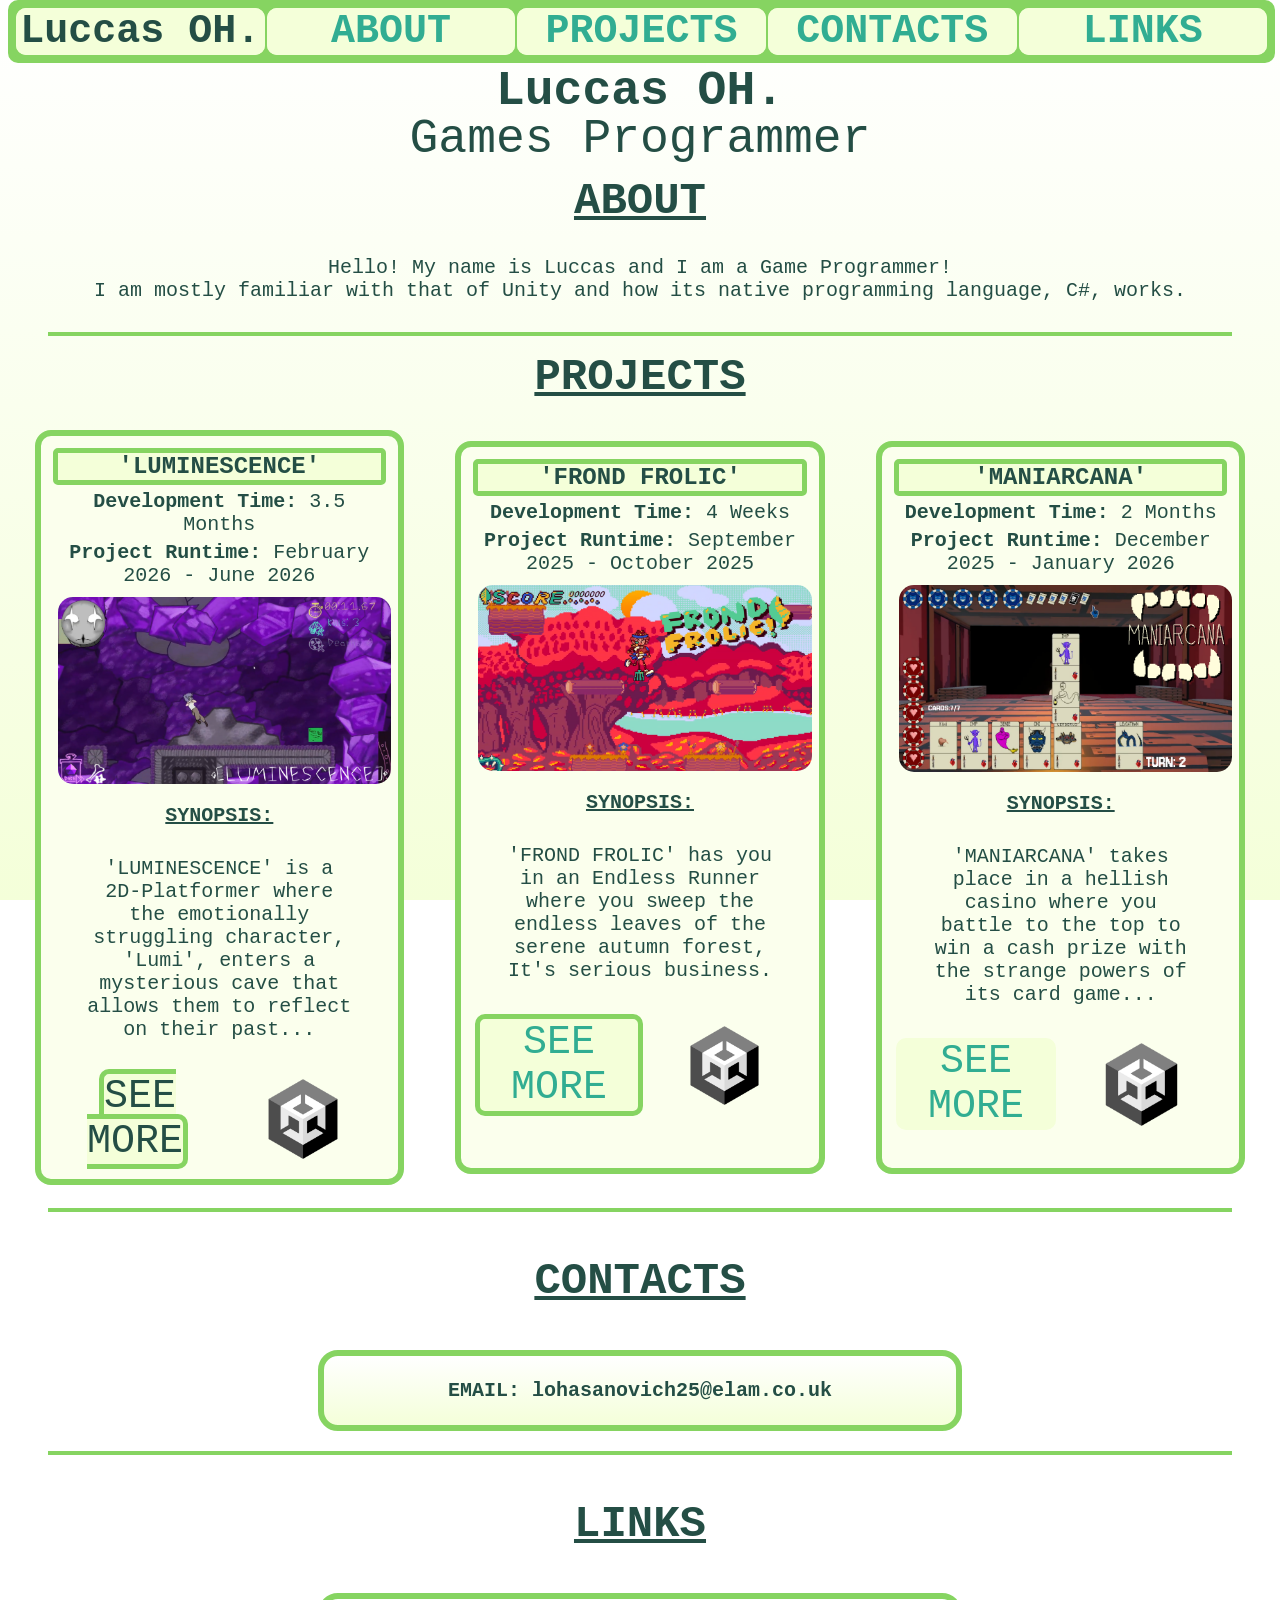
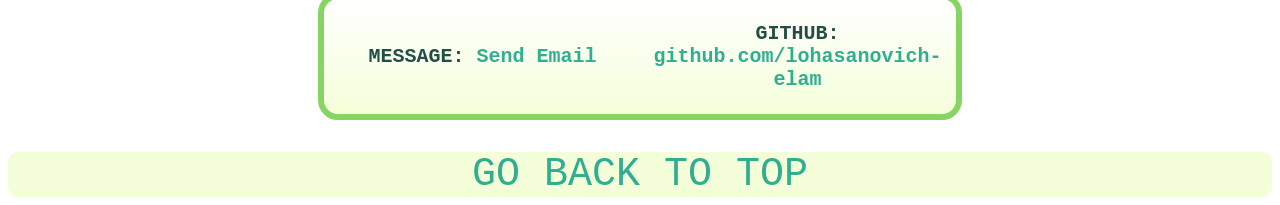
<file: index.html>
<!DOCTYPE html>
<html lang ="en">
<head>
    <title>My Portfolio</title>
    <link rel="stylesheet" href="css/style.css" />
    <link rel="icon" href="assets/favicon.svg"/>
</head>
<body id="body_main">
    <h1 id="mainpage"></h1>
    <table id="table_navigation">
        <tbody>
            <tr id="top_cells">
                <th id="top_cells" ;>Luccas OH.</th>
                <th id="top_cells"><a href="#aboutme">ABOUT</a></th>
                <th id="top_cells"><a href="#myprojects">PROJECTS</a></th>
                <th id="top_cells"><a href="#contacts">CONTACTS</a></th>
                <th id="top_cells"><a href="#links">LINKS</a></th>
            </tr>
        </tbody>
    </table>
    <h1 style="font-size: 48px; text-align: center" ;"><br>Luccas OH.</h1>
    <h1 style="font-size: 48px; text-align: center; margin-top: -70px; font-weight: normal" ;"><br>Games Programmer</h1>
    <h2 title="About Me" id="aboutme" style="font-size: 44px;" ;><b><ins>ABOUT</ins></b></h2>
    <p style="margin: 30px" ;> Hello! My name is Luccas and I am a Game Programmer! <br> I am mostly familiar with that of Unity and how its native programming language, C#, works.</p>


    <div class="divider"></div>

    <h2 title="Projects" id="myprojects" style="font-size: 44px;" ;><b><ins>PROJECTS</ins></b></h2>

    <table id="project_table">
        <tbody>
            <tr>
                <td>
                    <nav class="project">
                        <h1 class="project_title" ;>'LUMINESCENCE'</h1>
                        <p style="margin: 5px" ;><b> Development Time: </b>3.5 Months</p>
                        <p style="margin: 5px" ;><b> Project Runtime: </b>February 2026 - June 2026</p>
                        <img id="img_projects" src="assets/luminescence_screenshot.png" alt="Screenshot of the game Luminescence with its beautiful cave environment glistening through purple geodes.">
                        <p style="margin: 15px" ;><b><ins> SYNOPSIS: </ins></b>
                        <p style="margin: 30px" ;>'LUMINESCENCE' is a 2D-Platformer where the emotionally struggling character, 'Lumi', enters a mysterious cave that allows them to reflect on their past...</p>
                        <table>
                            <tbody>
                                <tr>
                                    <td><a id="button" href="luminescence.html">SEE MORE</a></td>
                                    <td><img id="img_program" src="assets/unitylogo.png" alt="Made with Unity"></td>
                                </tr>
                            </tbody>
                        </table>
                    </nav>
                </td>
                <td>
                    <nav class="project">
                        <h1 class="project_title" ;>'FROND FROLIC'</h1>
                        <p style="margin: 5px" ;><b> Development Time: </b>4 Weeks</p>
                        <p style="margin: 5px" ;><b> Project Runtime: </b>September 2025 - October 2025</p>
                        <img id="img_projects" src="assets/frondfrolic_screenshot.png" alt="Screenshot of the serene autumn forests of Frond Frolic.">
                        <p style="margin: 15px" ;><b><ins> SYNOPSIS: </ins></b></p>
                        <p style="margin: 30px" ;>'FROND FROLIC' has you in an Endless Runner where you sweep the endless leaves of the serene autumn forest, It's serious business.</p>
                        <table>
                            <tbody>
                                <tr>
                                    <td id="button"><a href="frond-frolic.html">SEE MORE</a></td>
                                    <td><img id="img_program" src="assets/unitylogo.png" alt="Made with Unity"></td>
                                </tr>
                            </tbody>
                        </table>
                    </nav>
                </td>
                <td>
                    <nav class="project">
                        <h1 class="project_title" ;>'MANIARCANA'</h1>
                        <p style="margin: 5px" ;><b> Development Time: </b>2 Months</p>
                        <p style="margin: 5px" ;><b> Project Runtime: </b>December 2025 - January 2026</p>
                        <img id="img_projects" src="assets/maniarcana_screenshot.png" alt="Screenshot of the inside of the titular card table in MANIARCANA.">
                        <p style="margin: 15px" ;><b><ins> SYNOPSIS: </ins></b></p>
                        <p style="margin: 30px" ;>'MANIARCANA' takes place in a hellish casino where you battle to the top to win a cash prize with the strange powers of its card game...</p>
                        <table>
                            <tbody>
                                <tr>
                                    <td id="top_cells"><a href="maniarcana.html">SEE MORE</a></td>
                                    <td><img id="img_program" src="assets/unitylogo.png" alt="Made with Unity"></td>
                                </tr>
                            </tbody>
                        </table>
                    </nav>
                </td>
            </tr>
        </tbody>
    </table>

    <div class="divider"></div>
    <!-- CONTACTS + LINKS -->

    <p title="My Contacts" id="contacts" style="font-size: 44px;" ;><b><ins>CONTACTS</ins></b></p>
    <nav class="linkarea">
        <table id="table_nav">
            <tbody>
                <tr>
                    <th id="links_cells">EMAIL: lohasanovich25@elam.co.uk</th>
                </tr>
            </tbody>
        </table>
    </nav>

    <div class="divider"></div>

    <p title="Links" id="links" style="font-size: 44px;" ;><b><ins>LINKS</ins></b></p>
    <nav class="linkarea">
        <table id="table_nav">
            <tbody>
                <tr>
                    <th id="links_cells">MESSAGE: <a href="mailto:lohasanovich25@elam.co.uk">Send Email</a></th>
                    <th id="links_cells">GITHUB: <a href="https://github.com/lohasanovich-elam">github.com/lohasanovich-elam</a></th>
                </tr>
            </tbody>
        </table>
    </nav>
    <p id="top_cells" style=" margin-top: 2rem" ;><a href="#mainpage">GO BACK TO TOP</a> </p>
</body>
</html>
</file>
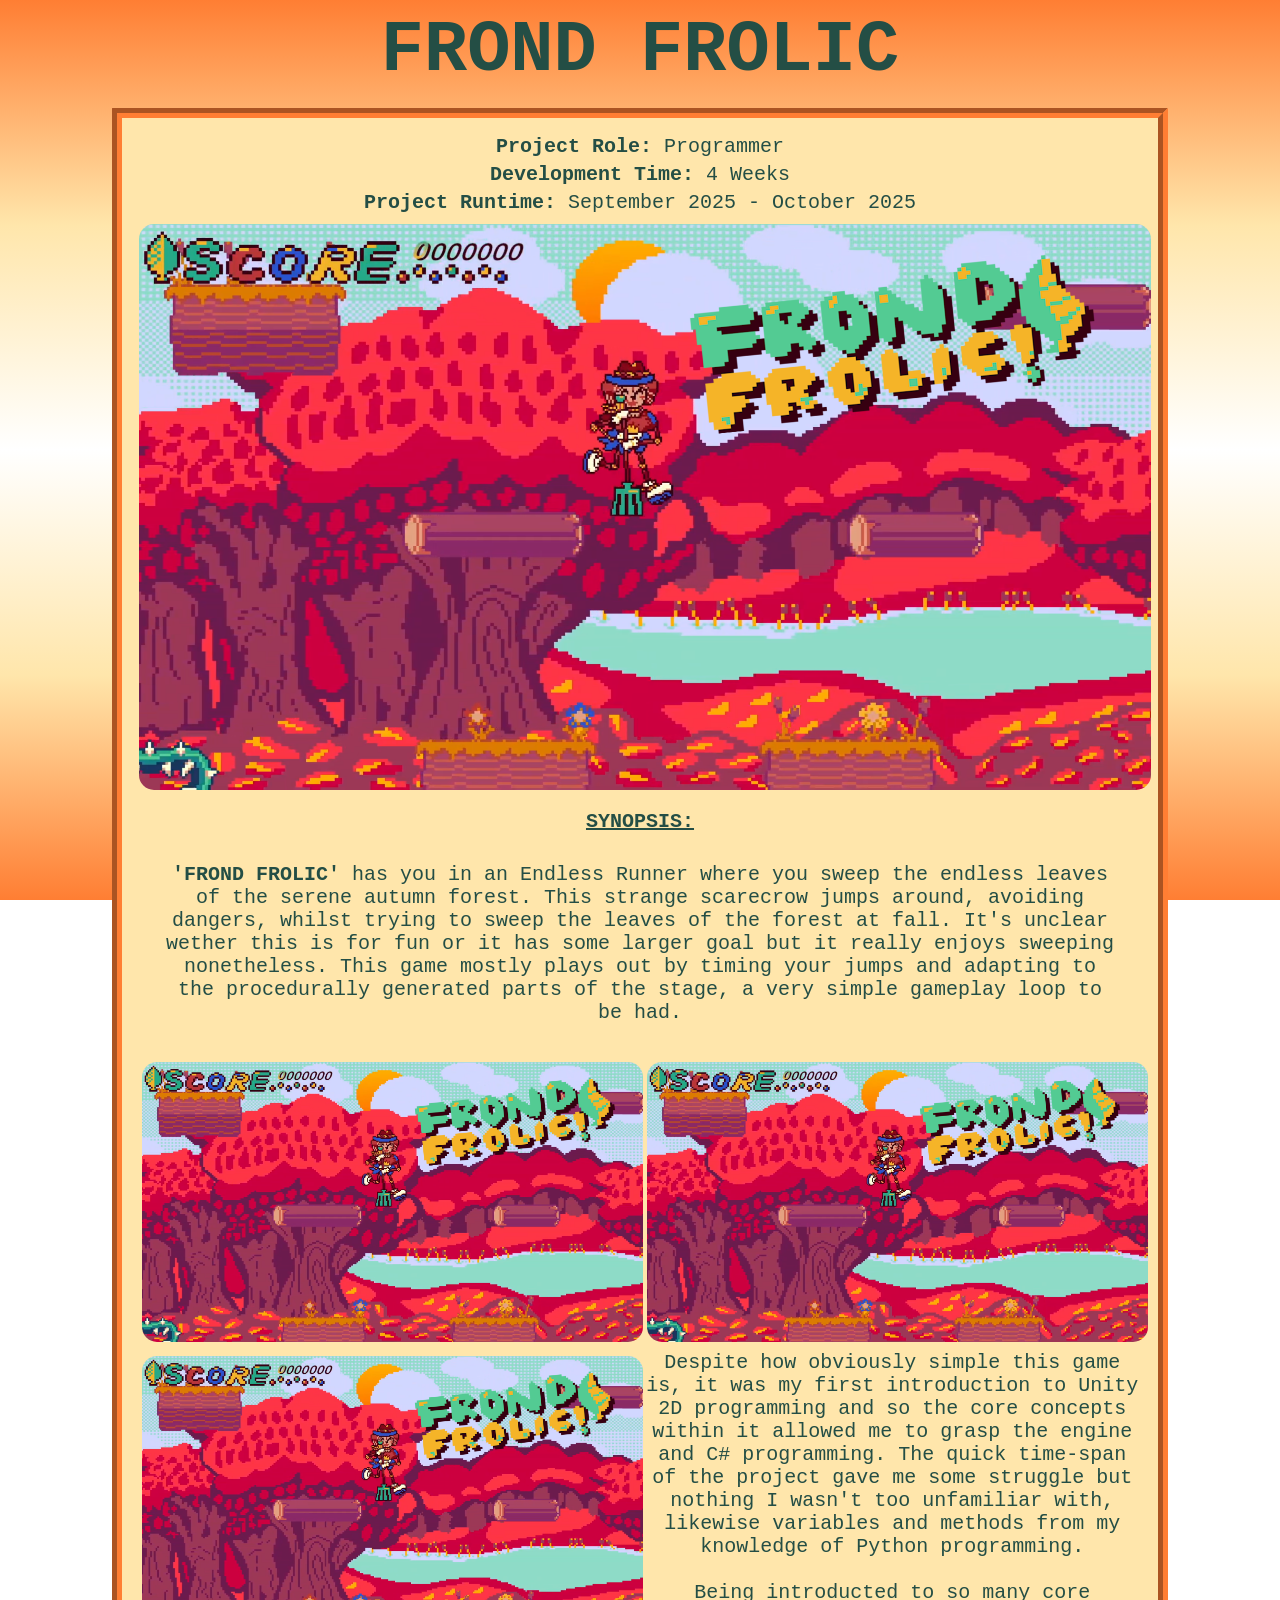
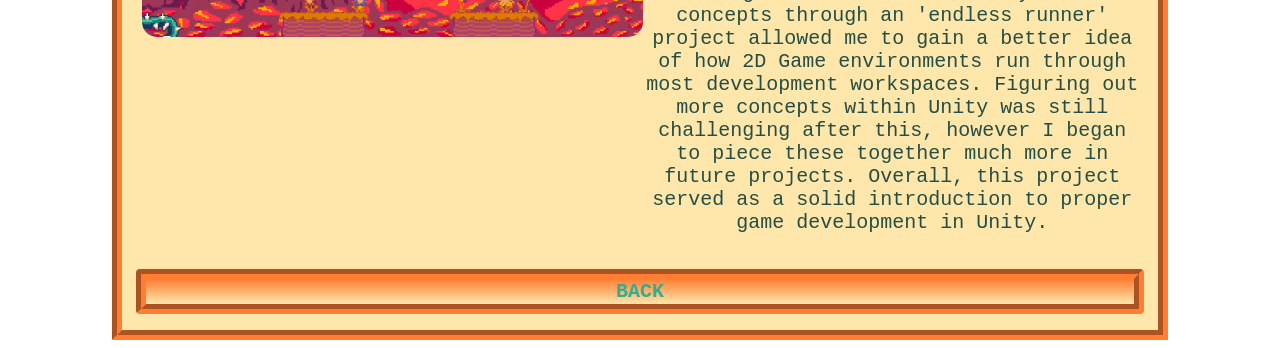
<file: frond-frolic.html>
<!DOCTYPE html>
<html lang ="en">
<head>
    <title>Frond Frolic Project</title>
    <link rel="stylesheet" href="css/style.css" />
    <link rel="icon" href="assets/favicon.svg"/>
</head>
<body id="body_frond">
    <h1 style="font-size:72px; text-align:center;">FROND FROLIC</h1>

    <nav class="project_frond">
        <p style="margin: 5px" ;><b> Project Role: </b>Programmer</p>
        <p style="margin: 5px" ;><b> Development Time: </b>4 Weeks</p>
        <p style="margin: 5px" ;><b> Project Runtime: </b>September 2025 - October 2025</p>
        <img id="img_projects" src="assets/frondfrolic_screenshot.png" alt="Game Screenshot.">
        <p style="margin: 15px" ;><b><ins> SYNOPSIS: </ins></b>
        <p style="margin: 30px";><b>'FROND FROLIC'</b> has you in an Endless Runner where you sweep the endless leaves of the serene autumn forest. This strange scarecrow jumps around, avoiding dangers, whilst trying to sweep the leaves of the forest at fall. It's unclear wether this is for fun or it has some larger goal but it really enjoys sweeping nonetheless. This game mostly plays out by timing your jumps and adapting to the procedurally generated parts of the stage, a very simple gameplay loop to be had.</p>

        <table id="table_nav">
            <tbody>
                <tr>
                    <th id="dualcell"><img id="img_projects" src="assets/frondfrolic_screenshot.png" style="width: 100%;" alt="Game Screenshot." onclick=imgLarge("assets/frondfrolic_screenshot.png")></th>
                    <th id="dualcell"><img id="img_projects" src="assets/frondfrolic_screenshot.png" style="width: 100%;" alt="Game Screenshot." onclick=imgLarge("assets/frondfrolic_screenshot.png")></th>
                </tr>
                <tr>
                    <td id="dualcell"><img id="img_projects" src="assets/frondfrolic_screenshot.png" style="width: 100%;" alt="Game Screenshot." onclick=imgLarge("assets/frondfrolic_screenshot.png")></td>
                    <td id="dualcell">Despite how obviously simple this game is, it was my first introduction to Unity 2D programming and so the core concepts within it allowed me to grasp the engine and C# programming. The quick time-span of the project gave me some struggle but nothing I wasn't too unfamiliar with, likewise variables and methods from my knowledge of Python programming. <br> <br> Being introducted to so many core concepts through an 'endless runner' project allowed me to gain a better idea of how 2D Game environments run through most development workspaces. Figuring out more concepts within Unity was still challenging after this, however I began to piece these together much more in future projects. Overall, this project served as a solid introduction to proper game development in Unity.</td>
                </tr>
            </tbody>
        </table>

        <p style="margin: 30px" ;></p>

        <table id="table_nav">
            <tbody>
                <tr>
                    <th id="frond_cells"><a href="index.html">BACK</a></th>
                <tr>
            </tbody>
        </table>
    </nav>

    <div id="overlay" onclick=imgNormal()><img id="overlayImg"></div> 
    <script>

        function imgLarge(imgId=""){document.getElementById("overlay").style.display = "block"; document.getElementById("overlayImg").src = imgId; document.body.classList.add('locked');}
        function imgNormal(){document.getElementById("overlay").style.display = "none"; document.body.classList.remove('locked');}
    </script>
</body>
</html>
</file>
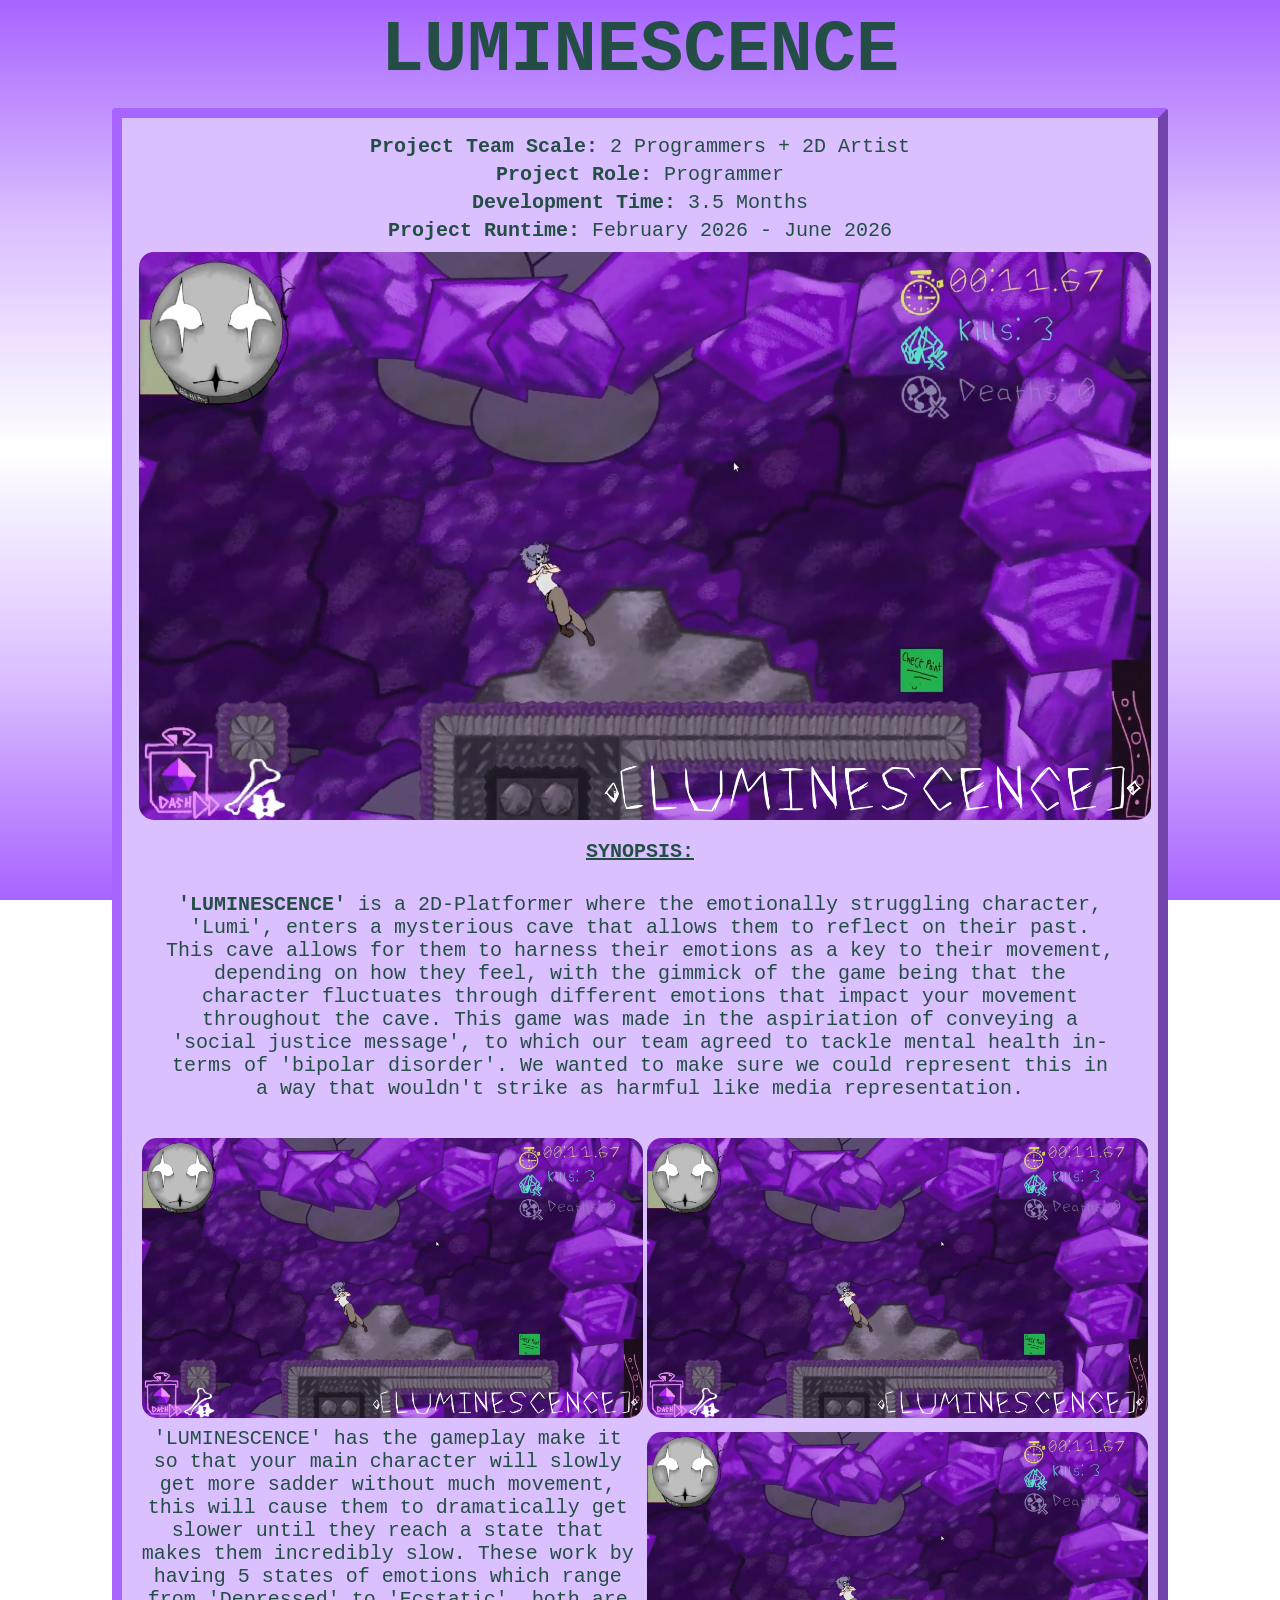
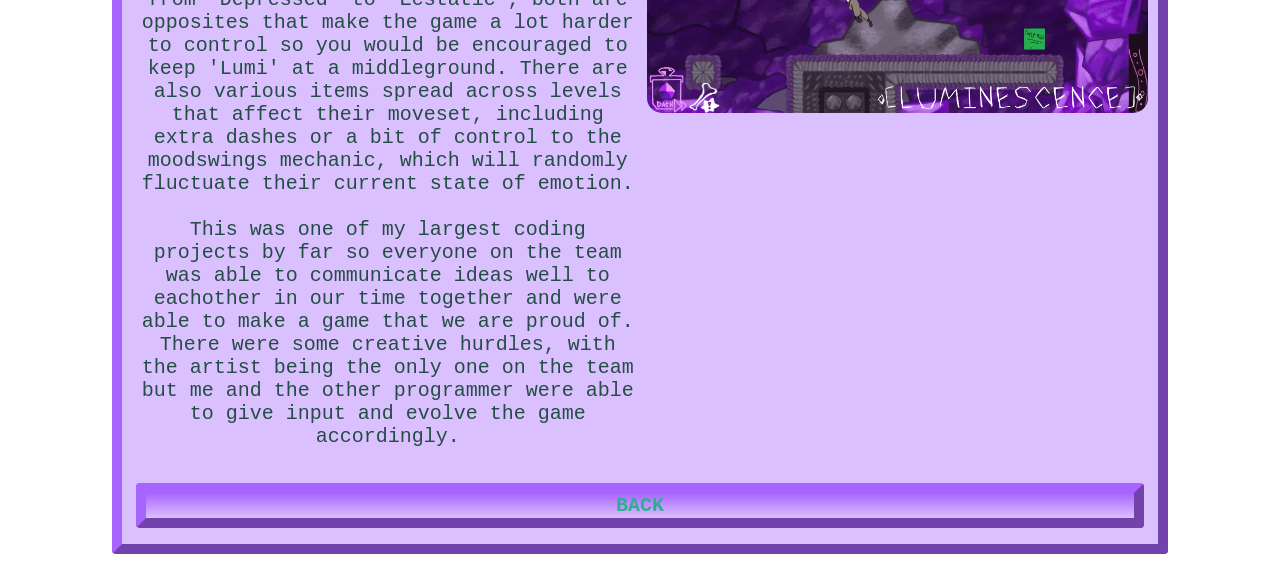
<file: luminescence.html>
<!DOCTYPE html>
<html lang ="en">
<head>
    <title>Luminescence Project</title>
    <link rel="stylesheet" href="css/style.css" />
    <link rel="icon" href="assets/favicon.svg"/>
</head>
<body id="body_luminescence">
    <h1 style="font-size:72px; text-align:center;">LUMINESCENCE</h1>

    <nav class="project_lum">
        <p style="margin: 5px" ;><b> Project Team Scale: </b>2 Programmers + 2D Artist</p>
        <p style="margin: 5px" ;><b> Project Role: </b>Programmer</p>
        <p style="margin: 5px" ;><b> Development Time: </b>3.5 Months</p>
        <p style="margin: 5px" ;><b> Project Runtime: </b>February 2026 - June 2026</p>
        <img id="img_projects" src="assets/luminescence_screenshot.png" alt="Screenshot of the game Luminescence with its beautiful cave environment glistening through purple geodes.">
        <p style="margin: 15px" ;><b><ins> SYNOPSIS: </ins></b>
        <p style="margin: 30px;" ;><b>'LUMINESCENCE'</b> is a 2D-Platformer where the emotionally struggling character, 'Lumi', enters a mysterious cave that allows them to reflect on their past. This cave allows for them to harness their emotions as a key to their movement, depending on how they feel, with the gimmick of the game being that the character fluctuates through different emotions that impact your movement throughout the cave. This game was made in the aspiriation of conveying a 'social justice message', to which our team agreed to tackle mental health in-terms of 'bipolar disorder'. We wanted to make sure we could represent this in a way that wouldn't strike as harmful like media representation.</p>

        <table id="table_nav">
            <tbody>
                <tr>
                    <th id="dualcell"><img id="img_projects" src="assets/luminescence_screenshot.png" style="width: 100%;" alt="Screenshot of the game Luminescence." onclick=imgLarge("assets/luminescence_screenshot.png")></th>
                    <th id="dualcell"><img id="img_projects" src="assets/luminescence_screenshot.png" style="width: 100%;" alt="Screenshot of the game Luminescence." onclick=imgLarge("assets/luminescence_screenshot.png")> </th>
                </tr>
                <tr>
                    <td id="dualcell_img2">'LUMINESCENCE' has the gameplay make it so that your main character will slowly get more sadder without much movement, this will cause them to dramatically get slower until they reach a state that makes them incredibly slow. These work by having 5 states of emotions which range from 'Depressed' to 'Ecstatic', both are opposites that make the game a lot harder to control so you would be encouraged to keep 'Lumi' at a middleground. There are also various items spread across levels that affect their moveset, including extra dashes or a bit of control to the moodswings mechanic, which will randomly fluctuate their current state of emotion. <br> <br> This was one of my largest coding projects by far so everyone on the team was able to communicate ideas well to eachother in our time together and were able to make a game that we are proud of. There were some creative hurdles, with the artist being the only one on the team but me and the other programmer were able to give input and evolve the game accordingly.</td>
                    <td id="dualcell"><img id="img_projects" src="assets/luminescence_screenshot.png" style="width: 100%;" alt="Screenshot of the game Luminescence." onclick=imgLarge("assets/luminescence_screenshot.png")></td>
                </tr>
            </tbody>
        </table>

        <p style="margin: 30px;" ;></p>

        <table id="table_nav">
            <tbody>
                <tr>
                    <th id="lum_cells"><a href="index.html">BACK</a></th>
                <tr>
            </tbody>
        </table>
    </nav>

    <div id="overlay" onclick=imgNormal()><img id="overlayImg"></div> <!-- add this to the end of each html file-->
    <script> 
         function imgLarge(imgId=""){document.getElementById("overlay").style.display = "block"; document.getElementById("overlayImg").src = imgId; document.body.classList.add('locked');}
         function imgNormal(){document.getElementById("overlay").style.display = "none"; document.body.classList.remove('locked');}
    </script>

</body>
</html>
</file>
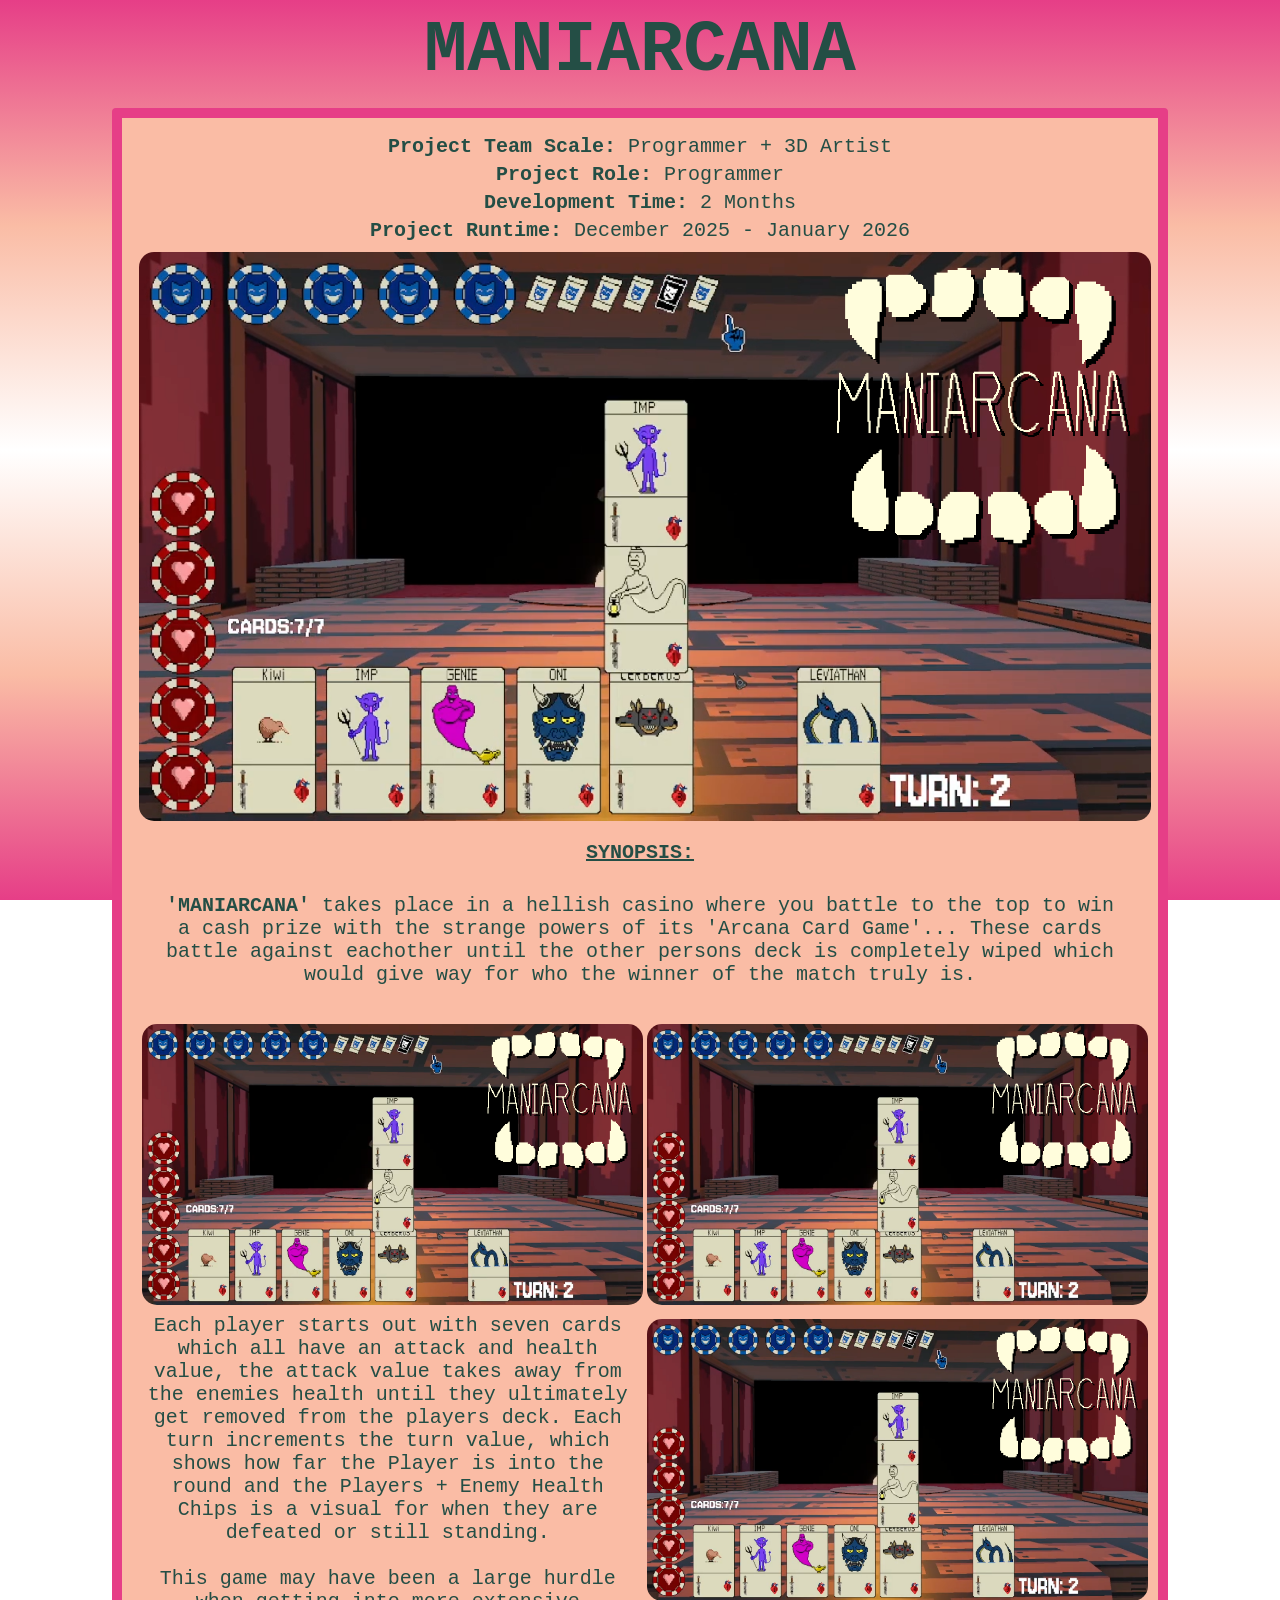
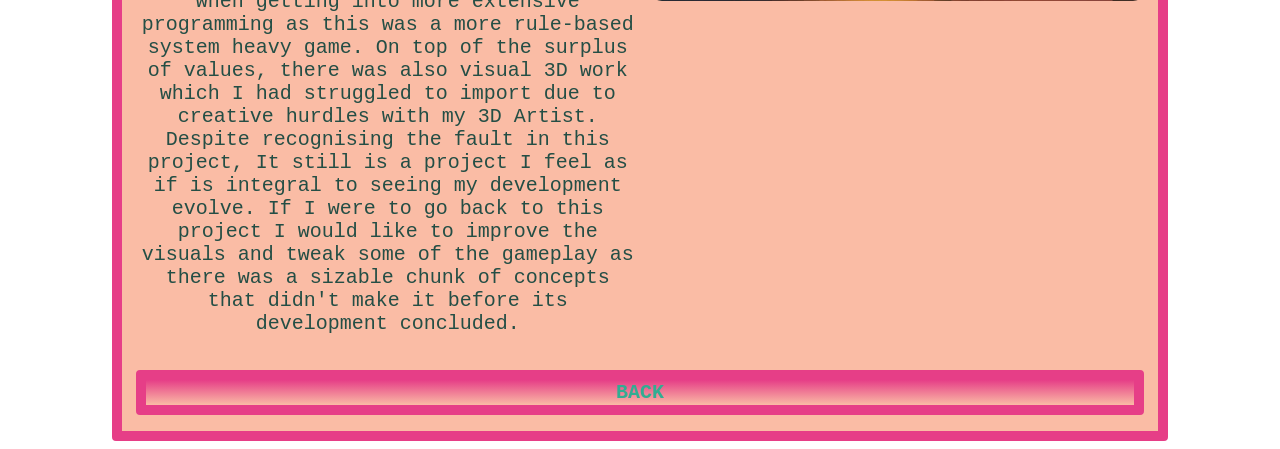
<file: maniarcana.html>
<!DOCTYPE html>
<html lang ="en">
<head>
    <title>Maniarcana Project</title>
    <link rel="stylesheet" href="css/style.css" />
    <link rel="icon" href="assets/favicon.svg"/>
</head>
<body id="body_maniarcana">
    <h1 style="font-size:72px; text-align:center;">MANIARCANA</h1>

    <nav class="project_mania">
        <p style="margin: 5px" ;><b> Project Team Scale: </b>Programmer + 3D Artist</p>
        <p style="margin: 5px" ;><b> Project Role: </b>Programmer</p>
        <p style="margin: 5px" ;><b> Development Time: </b>2 Months</p>
        <p style="margin: 5px" ;><b> Project Runtime: </b>December 2025 - January 2026</p>
        <img id="img_projects" src="assets/maniarcana_screenshot.png" alt="Game Screenshot.">
        <p style="margin: 15px" ;><b><ins> SYNOPSIS: </ins></b>
        <p style="margin: 30px" ;><b>'MANIARCANA'</b> takes place in a hellish casino where you battle to the top to win a cash prize with the strange powers of its 'Arcana Card Game'... These cards battle against eachother until the other persons deck is completely wiped which would give way for who the winner of the match truly is.</p>

        <table id="table_nav">
            <tbody>
                <tr>
                    <th id="dualcell"><img id="img_projects" src="assets/maniarcana_screenshot.png" style="width: 100%;" alt="Game Screenshot." onclick=imgLarge("assets/maniarcana_screenshot.png")></th>
                    <th id="dualcell"><img id="img_projects" src="assets/maniarcana_screenshot.png" style="width: 100%;" alt="Game Screenshot." onclick=imgLarge("assets/maniarcana_screenshot.png")></th>
                </tr>
                <tr>
                    <td id="dualcell">Each player starts out with seven cards which all have an attack and health value, the attack value takes away from the enemies health until they ultimately get removed from the players deck. Each turn increments the turn value, which shows how far the Player is into the round and the Players + Enemy Health Chips is a visual for when they are defeated or still standing. <br> <br> This game may have been a large hurdle when getting into more extensive programming as this was a more rule-based system heavy game. On top of the surplus of values, there was also visual 3D work which I had struggled to import due to creative hurdles with my 3D Artist. Despite recognising the fault in this project, It still is a project I feel as if is integral to seeing my development evolve. If I were to go back to this project I would like to improve the visuals and tweak some of the gameplay as there was a sizable chunk of concepts that didn't make it before its development concluded.</td>
                    <td id="dualcell"><img id="img_projects" src="assets/maniarcana_screenshot.png" style="width: 100%;" alt="Game Screenshot." onclick=imgLarge("assets/maniarcana_screenshot.png")></td>
                </tr>
            </tbody>
        </table>

        <p style="margin: 30px" ;></p>

        <table id="table_nav">
            <tbody>
                <tr>
                    <th id="mania_cells"><a href="index.html">BACK</a></th>
                <tr>
            </tbody>
        </table>
    </nav>

    <div id="overlay" onclick=imgNormal()><img id="overlayImg"></div>
    <script>

        function imgLarge(imgId=""){document.getElementById("overlay").style.display = "block"; document.getElementById("overlayImg").src = imgId; document.body.classList.add('locked');}
        function imgNormal(){document.getElementById("overlay").style.display = "none"; document.body.classList.remove('locked');}
    </script>
</body>
</html>
</file>
<file: css/style.css>
#top_cells {
    text-align: center;
    border-radius: 10px;
    border-collapse: collapse;
    background-color: #f4ffd9;
    font-family: 'Courier New';
    font-size: 40px;
    color: #244e45;
    table-layout: auto;
    margin: auto;
    padding: 10px,10px;
}

#button {
    text-align: center;
    border: solid 5px #86d461;
    border-radius: 10px;
    border-collapse: collapse;
    background-color: #f4ffd9;
    font-family: 'Courier New';
    font-size: 40px;
    color: #244e45;
    table-layout: auto;
    margin: auto;
    padding: 10px,10px;
}

#links_cells {
    text-align: center;
    font-family: 'Courier New';
    font-size: 20px;
    color: #244e45;
}

h1 {
    font-family: 'Courier New';
    color: #244e45;
    text-align: center;
    margin: 10px;
}

h2 {
    font-family: 'Courier New';
    color: #244e45;
    text-align: center;
    margin: 5px;
}


p {
    font-family: 'Courier New';
    text-align: center;
    font-size: 20px;
    color: #244e45;
}

img{
    display: block;
    margin: 50px;
    width: 100%
}

.linkarea {
    background-color: #f4ffd9;
    background-image: linear-gradient(to bottom, #ffffff, #f4ffd9);
    border: 6px solid #86d461;
    border-radius: 20px;
    padding: 20px 0px;
    font-family: 'Courier New';
    font-size: 20px;
    width: 50%;
    margin: auto;
}

#project_table {
    width: 100%;
    height: 100%;
    text-align: center;
    table-layout: fixed;
}
#project_under_table {
    width: 100%;
    height: 100%;
    text-align: center;
    table-layout: fixed;
}

.project_title {
    background-color: #f4ffd9;
    border: 5px solid #86d461;
    border-radius: 5px;
    margin: 100%, 70%, 100%, 70%;
    font-family: 'Courier New';
    font-size: 1.5rem;
    text-align: center;
    margin: auto;
}

.project {
    display: block;
    margin: auto;
    margin-top: 20px;
    padding: 12px;
    width: 80%;
    height: 90%;
    background-color: #fbffed;
    border: 6px solid #86d461;
    border-radius: 16px;
}

#fc_app {
    color: #244e45;
}

.divider {
    margin-top: 20px;
    margin-bottom: 16px;
    border-top: 4px solid #86d461;
    margin-right: 2.5rem;
    margin-left: 2.5rem;
}

#table_nav {
    table-layout: fixed;
    width: 100%;
    height: 100%;
    text-align: center;
}

#table_navigation {
    table-layout: fixed;
    width: 99%;
    height: 5%;
    background: #86d461;
    border-radius: 10px;
    border: solid 6px #86d461;
    position: fixed;
    top: 0px;
    z-index: 1;
}

.project_buttons {
    margin: 10px 12.5%;
    width: 75%;
    height: 200px;
}

a:link {
    color: #31ad92;
    text-decoration: none;
}

a:visited {
    color: purple;
    text-decoration: none;
}

a:hover {
    color: #3de0f5;
    text-decoration: underline;
}

a:active {
    color: yellow;
    text-decoration: underline;
}

#img_projects {
    border-radius: 20px;
    border: 5px solid transparent;
    margin:auto;
    object-fit: fill;
}

#img_projects:hover {
    filter: brightness(120%);
    border: 5px dotted #2de0f5;
}

#img_program {
    width: 50%;
    height: 50%;
    margin: auto;
    object-fit: contain;
}

#body_main {
    background-image: linear-gradient(to top, #f4ffd9, #ffffff);
    background-repeat: repeat;
    background-attachment: fixed;
    background-size: 100% 100%;
}

#body_luminescence {
    background-image: linear-gradient(to top, #a864ff, #dbc0ff, #ffffff, #dbc0ff, #a864ff);
    background-repeat: repeat;
    background-attachment: fixed;
    background-size: 100% 100%;
}

body.locked {
    overflow: hidden;
}
#overlay html {overflow: hidden;}

.project_lum {
    display: block;
    margin: auto;
    margin-top: 16px;
    padding: 12px;
    width: 80%;
    height: 100%;
    background-color: #dbc0ff;
    border: 10px outset #a864ff;
    border-radius: 4px;
}

#lum_cells {
    text-align: center;
    height: 100%;
    border: 10px outset #a864ff;
    border-radius: 4px;
    border-collapse: collapse;
    border-color: #a864ff;
    background-color: #ffffff;
    background-image: linear-gradient(to top, #dbc0ff, #a864ff);
    font-family: 'Courier New';
    font-size: 20px;
    color: #244e45;
}

#body_frond {
    background-image: linear-gradient(to top, #ff7e33, #ffe6ab, #ffffff, #ffe6ab, #ff7e33);
    background-repeat: repeat;
    background-attachment: fixed;
    background-size: 100% 100%;
}

.project_frond {
    display: block;
    margin: auto;
    margin-top: 16px;
    padding: 12px;
    width: 80%;
    height: 100%;
    background-color: #ffe6ab;
    border: 10px groove #ff7e33;
    border-radius: 1px;
}

#frond_cells {
    text-align: center;
    height: 100%;
    border: 10px groove #ff7e33;
    border-radius: 4px;
    border-collapse: collapse;
    border-color: #ff7e33;
    background-color: #ffffff;
    background-image: linear-gradient(to top, #ffe6ab, #ff7e33);
    font-family: 'Courier New';
    font-size: 20px;
    color: #244e45;
}

#body_maniarcana {
    background-image: linear-gradient(to top, #e63e87, #fabca5, #ffffff, #fabca5, #e63e87);
    background-repeat: repeat;
    background-attachment: fixed;
    background-size: 100% 100%;
}

.project_mania {
    display: block;
    margin: auto;
    margin-top: 16px;
    padding: 12px;
    width: 80%;
    height: 100%;
    background-color: #fabca5;
    border: 10px solid #e63e87;
    border-radius: 4px;
}

#mania_cells {
    text-align: center;
    height: 100%;
    border: 10px solid #fabca5;
    border-radius: 4px;
    border-collapse: collapse;
    border-color: #e63e87;
    background-color: #ffffff;
    background-image: linear-gradient(to top, #fabca5, #e63e87);
    font-family: 'Courier New';
    font-size: 20px;
    color: #244e45;
}

#dualcell {
    vertical-align: top;
    font-weight: initial;
    text-align: center;
    width: 50%;
    border-collapse: collapse;
    font-family: 'Courier New';
    color: #244e45;
    font-size: 20px;
    text-wrap: stable;
}

#dualcell_img2 {
    font-weight: initial;
    width: 50%;
    border-collapse: collapse;
    font-family: 'Courier New';
    color: #244e45;
    font-size: 20px;
    text-wrap: stable;
}

#overlay {
    position: fixed;
    display: none;
    width: 100%;
    height: 100%;
    top: 0;
    left: 0;
    right: 0;
    bottom: 0;
    background-color: rgba(0,0,0,0.8);
    z-index: 9999;
}

#overlay img {
    margin: 0px;
    position: fixed;
    top: 50%;
    left: 50%;
    transform: translate(-50%, -50%) scale(.75);
    image-rendering: pixelated;
}

#overlay img.hover {
    position: fixed;
    top: 50%;
    left: 50%;
    transform: translate(-50%, -50%) scale(.75);
    image-rendering: pixelated;
    cursor:pointer;
}
</file>
